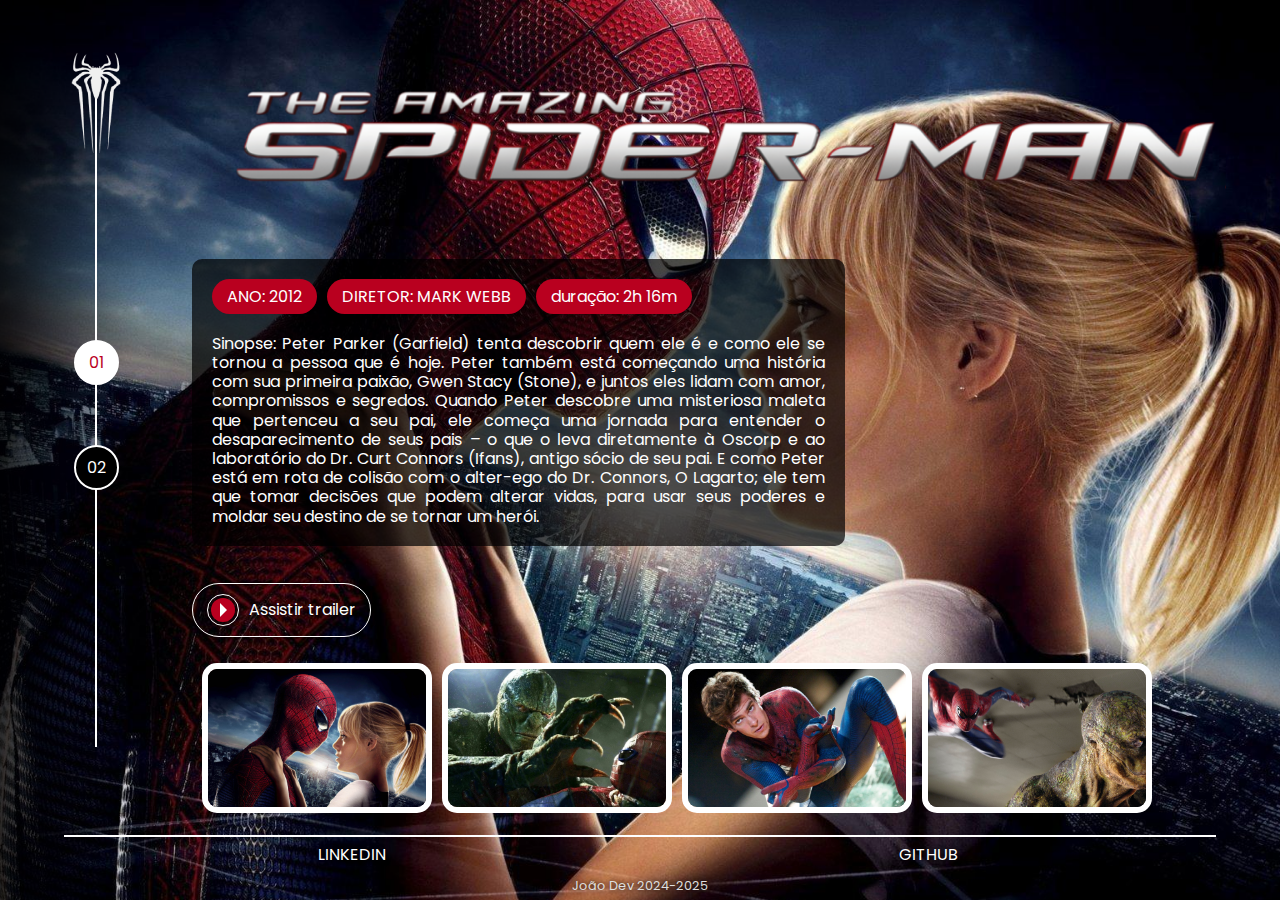
<file: pages/andrew-garfield/spiderman2-1.html>
<!DOCTYPE html>
<html lang="pt-br">
<head>
    <!-- settings -->
    <meta charset="UTF-8">
    <meta name="viewport" content="width=device-width, initial-scale=1.0">
    <title>Spider-Man | Andrew Garfield</title>
    <link rel="shortcut icon" href="../../src/assets/favicon/spider.ico" type="image/x-icon">

    <!-- SEO -->
    <meta name="author" content="João Dev">
    <meta name="description" content="Site interativo do Multiverso Spider-Man desenvolvido com HTML, CSS e JavaScript. Explore carrosséis animados, informações sobre cada filme e uma galeria de imagens com Fancybox.">
    <meta name="keywords" content="Spider-Man, multiverso, Tobey Maguire, Andrew Garfield, Tom Holland, Miles Morales, carrossel animado, galeria de imagens, HTML, CSS, JavaScript, Fancybox, site responsivo, animações em CSS">
    <meta name="robots" content="index, follow">

    <!-- protocolo Open Graph -->
    <meta property="og:title" content="Multiverso Spider-Man | Projeto Interativo em HTML, CSS e JavaScript">
    <meta property="og:description" content="Descubra o Multiverso Spider-Man com carrosséis animados, páginas de filmes detalhadas e galeria de imagens em um site totalmente responsivo.">
    <meta property="og:type" content="website">
    <meta property="og:image" content="../../assets/tela.jpg">
    
    <!-- fonts -->
    <link rel="preconnect" href="https://fonts.googleapis.com">
    <link rel="preconnect" href="https://fonts.gstatic.com" crossorigin>
    <link href="https://fonts.googleapis.com/css2?family=Poppins:ital,wght@0,100;0,200;0,300;0,400;0,500;0,600;0,700;0,800;0,900;1,100;1,200;1,300;1,400;1,500;1,600;1,700;1,800;1,900&display=swap" rel="stylesheet">

    <!-- Framework Fancybox -->
    <link rel="stylesheet" href="https://cdn.jsdelivr.net/npm/@fancyapps/ui@4.0/dist/fancybox.css">

    <!-- styles -->
    <link rel="stylesheet" href="../../src/styles/internal.css">
</head>
<body class="s-spiderman-02-01">
    <main>
        <aside class="s-left-column">
            <nav class="navigator">
                <a class="navigator__icon" href="../../index.html">
                    <img src="../../src/assets/icons/spider-andrew.png" alt="Icone do spider-man 2">
                </a>
    
                <ul>
                    <li><a href="#" class="active">01</a></li>
                    <li><a href="spiderman2-2.html">02</a></li>
                </ul>
            </nav>
        </aside>
        
        <section class="s-main-content">
            <div class="s-main-content__top">
                <div class="s-logo">
                    <img src="../../src/assets/spiderman-andrew/movie-01/logo.png" alt="Spiderman (2012)" title="Spiderman (2012)">
                </div>

                <div class="s-description">
                    <ul class="pills">
                        <li>Ano: 2012</li>
                        <li>Diretor: Mark Webb</li>
                        <li>Duração: 2h 16m</li>
                    </ul>

                    <div class="s-description__text">
                        <p>
                            <strong>Sinopse:</strong>&nbsp;Peter Parker (Garfield) tenta descobrir quem ele é e como ele se
                            tornou a pessoa que é hoje. Peter também está começando uma história com sua primeira paixão,
                            Gwen Stacy (Stone), e juntos eles lidam com amor, compromissos e segredos. Quando Peter descobre
                            uma misteriosa maleta que pertenceu a seu pai, ele começa uma jornada para entender o desaparecimento
                            de seus pais – o que o leva diretamente à Oscorp e ao laboratório do Dr. Curt Connors (Ifans),
                            antigo sócio de seu pai. E como Peter está em rota de colisão com o alter-ego do Dr. Connors,
                            O Lagarto; ele tem que tomar decisões que podem alterar vidas, para usar seus poderes e moldar
                            seu destino de se tornar um herói.
                        </p>
                    </div>
                </div>

                <div class="s-link">
                    <a href="https://www.youtube.com/watch?v=6nzNdpJ3qMo&ab_channel=SonyPicturesBrasil" class="link-button" target="_blank">
                        <span class="icon">
                            <div class="play-icon">&nbsp;</div>
                        </span>
                        <span class="label">
                            Assistir trailer
                        </span>
                    </a>
                </div>
            </div>

            <div class="s-main-content__bottom">
                <ul class="gallery">
                    <li>
                        <a data-fancybox="gallery" href="../../src/assets/spiderman-andrew/movie-01/gallery/image-01-full.png">
                            <img src="../../src/assets/spiderman-andrew/movie-01/gallery/image-01.png" alt="">
                        </a>
                    </li>
                    <li>
                        <a data-fancybox="gallery" href="../../src/assets/spiderman-andrew/movie-01/gallery/image-02-full.png">
                            <img src="../../src/assets/spiderman-andrew/movie-01/gallery/image-02.png" alt="">
                        </a>
                    </li>
                    <li>
                        <a data-fancybox="gallery" href="../../src/assets/spiderman-andrew/movie-01/gallery/image-03-full.png">
                            <img src="../../src/assets/spiderman-andrew/movie-01/gallery/image-03.png" alt="">
                        </a>
                    </li>
                    <li>
                        <a data-fancybox="gallery" href="../../src/assets/spiderman-andrew/movie-01/gallery/image-04.jpg">
                            <img src="../../src/assets/spiderman-andrew/movie-01/gallery/image-04.jpg" alt="">
                        </a>
                    </li>
                </ul>
            </div>
        </section>
    </main>

    <footer>
        <hr>
        <a href="https://www.linkedin.com/in/joaosouza-dev/" target="_blank">linkedin</a>
        <a href="https://github.com/Dev-JoaoSouza/" target="_blank">github</a>
        <p>João Dev 2024-2025</p>
    </footer>

    <script src="https://cdn.jsdelivr.net/npm/@fancyapps/ui@4.0/dist/fancybox.umd.js" defer></script>
</body>
</html>
</file>
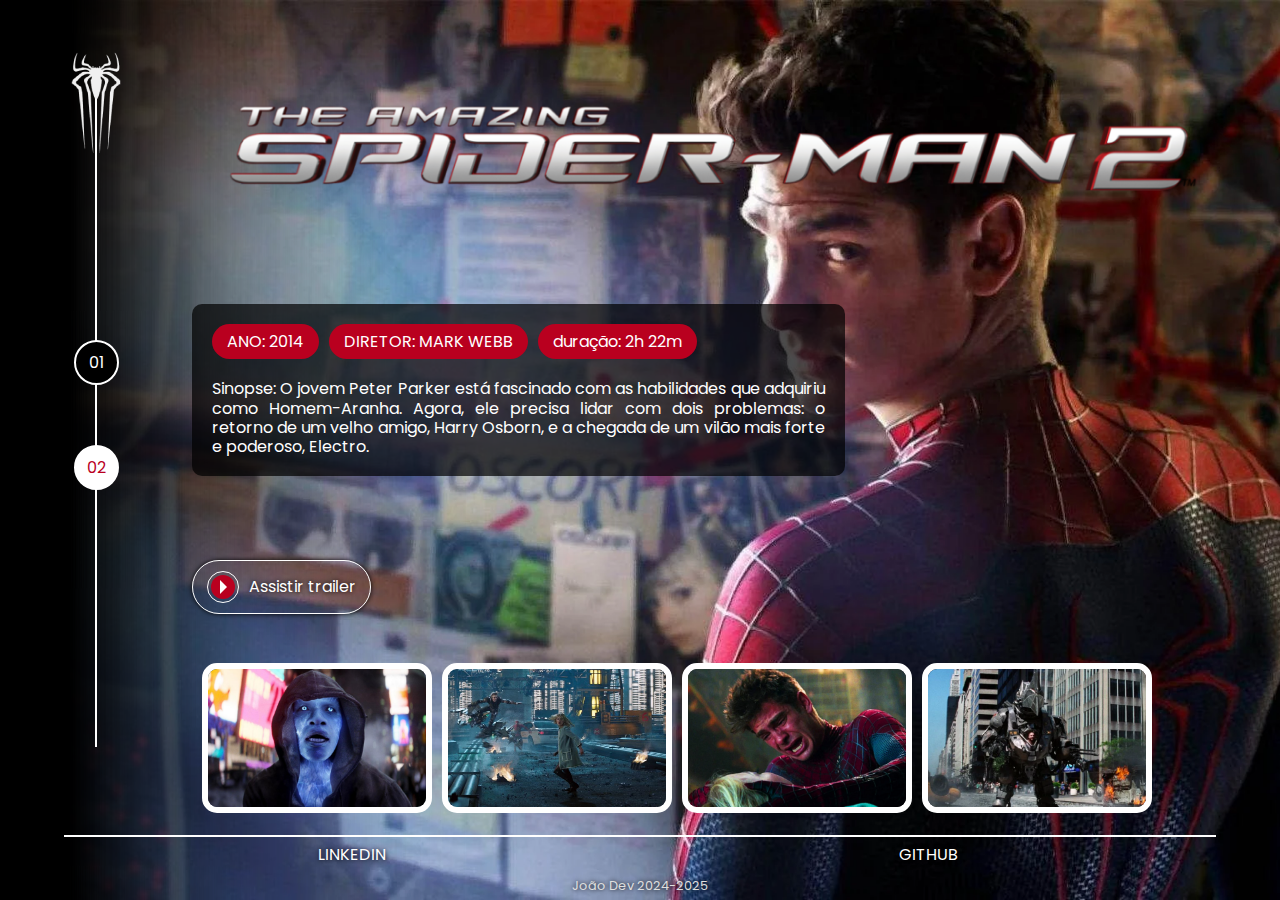
<file: pages/andrew-garfield/spiderman2-2.html>
<!DOCTYPE html>
<html lang="pt-br">
<head>
    <!-- settings -->
    <meta charset="UTF-8">
    <meta name="viewport" content="width=device-width, initial-scale=1.0">
    <title>Spider-Man | Tobey Maguire</title>
    <link rel="shortcut icon" href="../../src/assets/favicon/spider.ico" type="image/x-icon">

    <!-- SEO -->
    <meta name="author" content="João Dev">
    <meta name="description" content="Site interativo do Multiverso Spider-Man desenvolvido com HTML, CSS e JavaScript. Explore carrosséis animados, informações sobre cada filme e uma galeria de imagens com Fancybox.">
    <meta name="keywords" content="Spider-Man, multiverso, Tobey Maguire, Andrew Garfield, Tom Holland, Miles Morales, carrossel animado, galeria de imagens, HTML, CSS, JavaScript, Fancybox, site responsivo, animações em CSS">
    <meta name="robots" content="index, follow">

    <!-- protocolo Open Graph -->
    <meta property="og:title" content="Multiverso Spider-Man | Projeto Interativo em HTML, CSS e JavaScript">
    <meta property="og:description" content="Descubra o Multiverso Spider-Man com carrosséis animados, páginas de filmes detalhadas e galeria de imagens em um site totalmente responsivo.">
    <meta property="og:type" content="website">
    <meta property="og:image" content="../../assets/tela.jpg">
    
    <!-- fonts -->
    <link rel="preconnect" href="https://fonts.googleapis.com">
    <link rel="preconnect" href="https://fonts.gstatic.com" crossorigin>
    <link href="https://fonts.googleapis.com/css2?family=Poppins:ital,wght@0,100;0,200;0,300;0,400;0,500;0,600;0,700;0,800;0,900;1,100;1,200;1,300;1,400;1,500;1,600;1,700;1,800;1,900&display=swap" rel="stylesheet">

    <!-- Framework Fancybox -->
    <link rel="stylesheet" href="https://cdn.jsdelivr.net/npm/@fancyapps/ui@4.0/dist/fancybox.css">

    <!-- styles -->
    <link rel="stylesheet" href="../../src/styles/internal.css">
</head>
<body class="s-spiderman-02-02">
    <main>
        <aside class="s-left-column">
            <nav class="navigator">
                <a class="navigator__icon" href="../../index.html">
                    <img src="../../src/assets/icons/spider-andrew.png" alt="Icone do spider-man 2">
                </a>
    
                <ul>
                    <li><a href="spiderman2-1.html">01</a></li>
                    <li><a href="#" class="active">02</a></li>
                </ul>
            </nav>
        </aside>
        
        <section class="s-main-content">
            <div class="s-main-content__top">
                <div class="s-logo">
                    <img src="../../src/assets/spiderman-andrew/movie-02/logo.png" alt="Spiderman (2014)" title="Spiderman (2014)">
                </div>

                <div class="s-description">
                    <ul class="pills">
                        <li>Ano: 2014</li>
                        <li>Diretor: Mark Webb</li>
                        <li>Duração: 2h 22m</li>
                    </ul>

                    <div class="s-description__text">
                        <p>
                            <strong>Sinopse:</strong>&nbsp;O jovem Peter Parker está fascinado com as habilidades que 
                            adquiriu como Homem-Aranha. Agora, ele precisa lidar com dois problemas: o retorno de um
                            velho amigo, Harry Osborn, e a chegada de um vilão mais forte e poderoso, Electro.
                        </p>
                    </div>
                </div>

                <div class="s-link">
                    <a href="https://www.youtube.com/watch?v=PfUDLzyC1cM&ab_channel=SonyPicturesBrasil" class="link-button" target="_blank">
                        <span class="icon">
                            <div class="play-icon">&nbsp;</div>
                        </span>
                        <span class="label">
                            Assistir trailer
                        </span>
                    </a>
                </div>
            </div>

            <div class="s-main-content__bottom">
                <ul class="gallery">
                    <li>
                        <a data-fancybox="gallery" href="../../src/assets/spiderman-andrew/movie-02/gallery/image-01-full.png">
                            <img src="../../src/assets/spiderman-andrew/movie-02/gallery/image-01.png" alt="">
                        </a>
                    </li>
                    <li>
                        <a data-fancybox="gallery" href="../../src/assets/spiderman-andrew/movie-02/gallery/image-02.jpg">
                            <img src="../../src/assets/spiderman-andrew/movie-02/gallery/image-02.jpg" alt="">
                        </a>
                    </li>
                    <li>
                        <a data-fancybox="gallery" href="../../src/assets/spiderman-andrew/movie-02/gallery/image-03-full.png">
                            <img src="../../src/assets/spiderman-andrew/movie-02/gallery/image-03.png" alt="">
                        </a>
                    </li>
                    <li>
                        <a data-fancybox="gallery" href="../../src/assets/spiderman-andrew/movie-02/gallery/image-04-full.png">
                            <img src="../../src/assets/spiderman-andrew/movie-02/gallery/image-04.png" alt="">
                        </a>
                    </li>
                </ul>
            </div>
        </section>
    </main>

    <footer>
        <hr>
        <a href="https://www.linkedin.com/in/joaosouza-dev/" target="_blank">linkedin</a>
        <a href="https://github.com/Dev-JoaoSouza/" target="_blank">github</a>
        <p>João Dev 2024-2025</p>
    </footer>

    <script src="https://cdn.jsdelivr.net/npm/@fancyapps/ui@4.0/dist/fancybox.umd.js" defer></script>
</body>
</html>
</file>
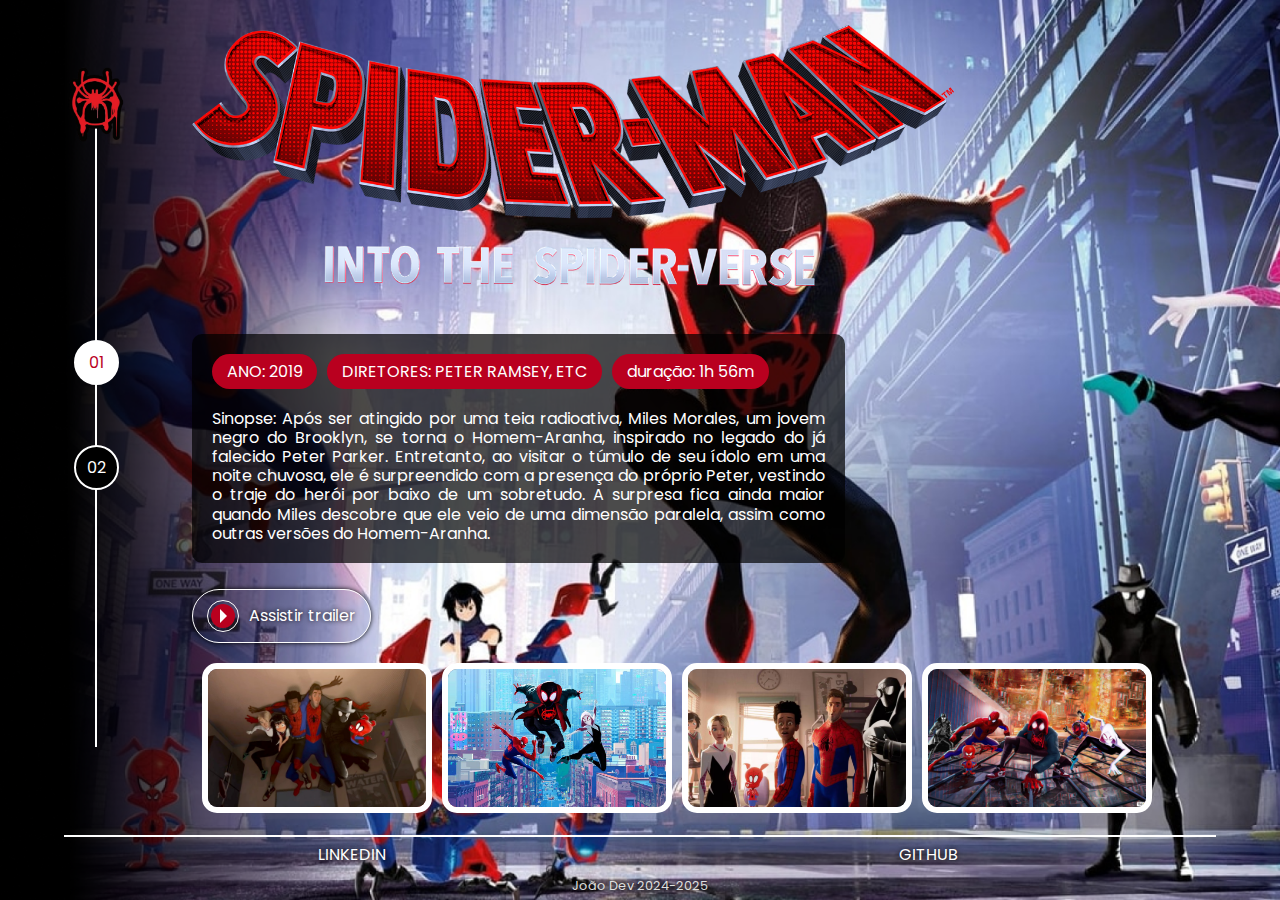
<file: pages/miles-morales/spiderman4-1.html>
<!DOCTYPE html>
<html lang="pt-br">
<head>
    <!-- settings -->
    <meta charset="UTF-8">
    <meta name="viewport" content="width=device-width, initial-scale=1.0">
    <title>Spider-Man | Miles Morales</title>
    <link rel="shortcut icon" href="../../src/assets/favicon/spider.ico" type="image/x-icon">

    <!-- SEO -->
    <meta name="author" content="João Dev">
    <meta name="description" content="Site interativo do Multiverso Spider-Man desenvolvido com HTML, CSS e JavaScript. Explore carrosséis animados, informações sobre cada filme e uma galeria de imagens com Fancybox.">
    <meta name="keywords" content="Spider-Man, multiverso, Tobey Maguire, Andrew Garfield, Tom Holland, Miles Morales, carrossel animado, galeria de imagens, HTML, CSS, JavaScript, Fancybox, site responsivo, animações em CSS">
    <meta name="robots" content="index, follow">

    <!-- protocolo Open Graph -->
    <meta property="og:title" content="Multiverso Spider-Man | Projeto Interativo em HTML, CSS e JavaScript">
    <meta property="og:description" content="Descubra o Multiverso Spider-Man com carrosséis animados, páginas de filmes detalhadas e galeria de imagens em um site totalmente responsivo.">
    <meta property="og:type" content="website">
    <meta property="og:image" content="../../assets/tela.jpg">
    
    <!-- fonts -->
    <link rel="preconnect" href="https://fonts.googleapis.com">
    <link rel="preconnect" href="https://fonts.gstatic.com" crossorigin>
    <link href="https://fonts.googleapis.com/css2?family=Poppins:ital,wght@0,100;0,200;0,300;0,400;0,500;0,600;0,700;0,800;0,900;1,100;1,200;1,300;1,400;1,500;1,600;1,700;1,800;1,900&display=swap" rel="stylesheet">

    <!-- Framework Fancybox -->
    <link rel="stylesheet" href="https://cdn.jsdelivr.net/npm/@fancyapps/ui@4.0/dist/fancybox.css">

    <!-- styles -->
    <link rel="stylesheet" href="../../src/styles/internal.css">
</head>
<body class="s-spiderman-04-01">
    <main>
        <aside class="s-left-column">
            <nav class="navigator">
                <a class="navigator__icon" href="../../index.html">
                    <img src="../../src/assets/icons/spider-miles.png" alt="Icone do spider-man 4" width="60px">
                </a>
    
                <ul>
                    <li><a href="#" class="active">01</a></li>
                    <li><a href="spiderman4-2.html">02</a></li>
                </ul>
            </nav>
        </aside>
        
        <section class="s-main-content">
            <div class="s-main-content__top">
                <div class="s-logo">
                    <img src="../../src/assets/spiderman-miles/movie-01/logo.png" alt="Spiderman (2019)" title="Spiderman (2019)" style="width: 70%;">
                </div>

                <div class="s-description">
                    <ul class="pills">
                        <li>Ano: 2019</li>
                        <li>Diretores: Peter Ramsey, etc</li>
                        <li>Duração: 1h 56m</li>
                    </ul>

                    <div class="s-description__text">
                        <p>
                            <strong>Sinopse:</strong>&nbsp;Após ser atingido por uma teia radioativa, Miles Morales, um
                            jovem negro do Brooklyn, se torna o Homem-Aranha, inspirado no legado do já falecido Peter
                            Parker. Entretanto, ao visitar o túmulo de seu ídolo em uma noite chuvosa, ele é surpreendido
                            com a presença do próprio Peter, vestindo o traje do herói por baixo de um sobretudo. A surpresa
                            fica ainda maior quando Miles descobre que ele veio de uma dimensão paralela, assim como outras
                            versões do Homem-Aranha.
                        </p>
                    </div>
                </div>

                <div class="s-link">
                    <a href="https://www.youtube.com/watch?v=IrQ3iLUKr0I&ab_channel=SonyPicturesBrasil" class="link-button" target="_blank">
                        <span class="icon">
                            <div class="play-icon">&nbsp;</div>
                        </span>
                        <span class="label">
                            Assistir trailer
                        </span>
                    </a>
                </div>
            </div>

            <div class="s-main-content__bottom">
                <ul class="gallery">
                    <li>
                        <a data-fancybox="gallery" href="../../src/assets/spiderman-miles/movie-01/gallery/image-01.jpg">
                            <img src="../../src/assets/spiderman-miles/movie-01/gallery/image-01.jpg" alt="">
                        </a>
                    </li>
                    <li>
                        <a data-fancybox="gallery" href="../../src/assets/spiderman-miles/movie-01/gallery/image-02.png">
                            <img src="../../src/assets/spiderman-miles/movie-01/gallery/image-02.png" alt="">
                        </a>
                    </li>
                    <li>
                        <a data-fancybox="gallery" href="../../src/assets/spiderman-miles/movie-01/gallery/image-03.avif">
                            <img src="../../src/assets/spiderman-miles/movie-01/gallery/image-03.avif" alt="">
                        </a>
                    </li>
                    <li>
                        <a data-fancybox="gallery" href="../../src/assets/spiderman-miles/movie-01/gallery/image-04.jpg">
                            <img src="../../src/assets/spiderman-miles/movie-01/gallery/image-04.jpg" alt="">
                        </a>
                    </li>
                </ul>
            </div>
        </section>
    </main>

    <footer>
        <hr>
        <a href="https://www.linkedin.com/in/joaosouza-dev/" target="_blank">linkedin</a>
        <a href="https://github.com/Dev-JoaoSouza/" target="_blank">github</a>
        <p>João Dev 2024-2025</p>
    </footer>

    <script src="https://cdn.jsdelivr.net/npm/@fancyapps/ui@4.0/dist/fancybox.umd.js" defer></script>
</body>
</html>
</file>
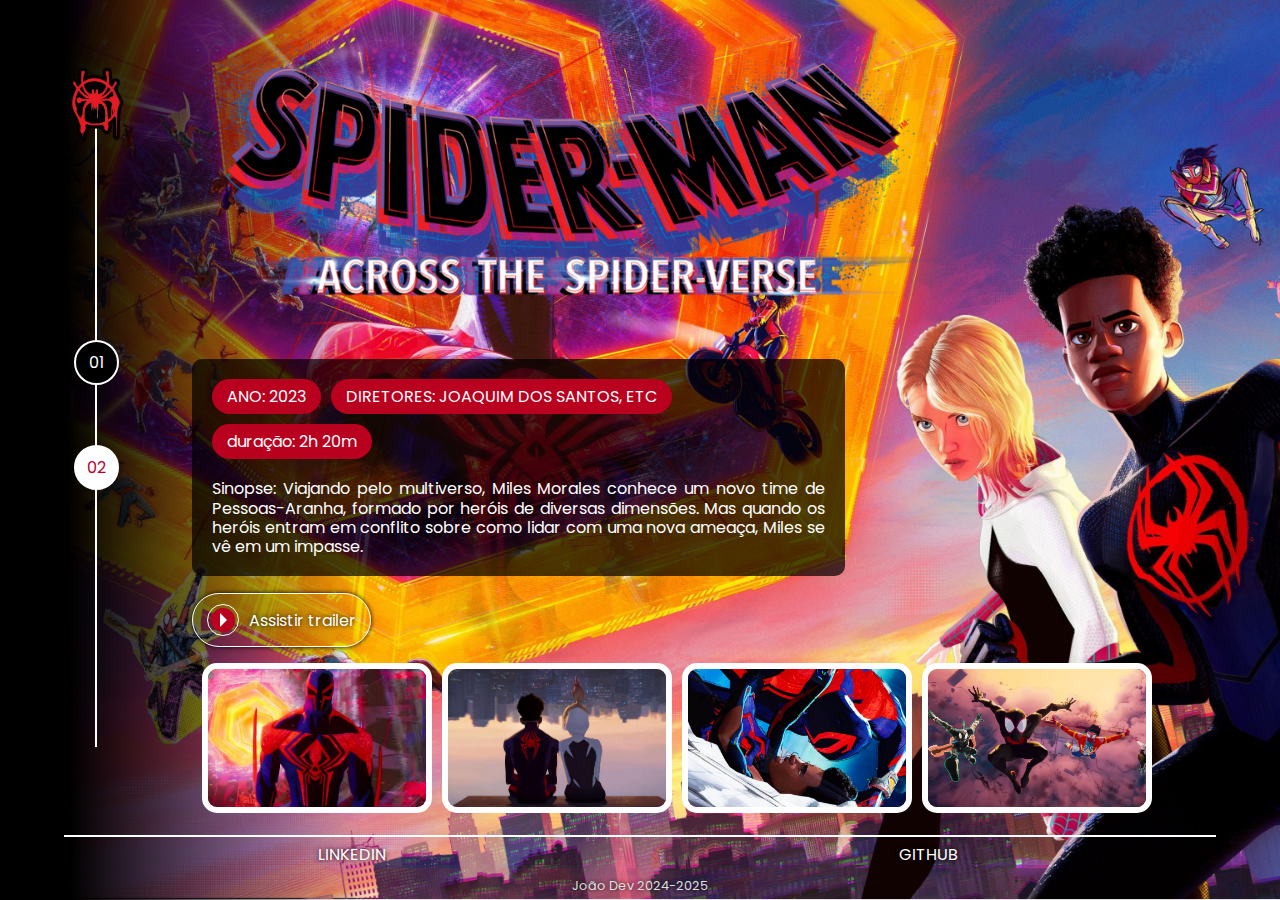
<file: pages/miles-morales/spiderman4-2.html>
<!DOCTYPE html>
<html lang="pt-br">
<head>
    <!-- settings -->
    <meta charset="UTF-8">
    <meta name="viewport" content="width=device-width, initial-scale=1.0">
    <title>Spider-Man | Miles Morales</title>
    <link rel="shortcut icon" href="../../src/assets/favicon/spider.ico" type="image/x-icon">

    <!-- SEO -->
    <meta name="author" content="João Dev">
    <meta name="description" content="Site interativo do Multiverso Spider-Man desenvolvido com HTML, CSS e JavaScript. Explore carrosséis animados, informações sobre cada filme e uma galeria de imagens com Fancybox.">
    <meta name="keywords" content="Spider-Man, multiverso, Tobey Maguire, Andrew Garfield, Tom Holland, Miles Morales, carrossel animado, galeria de imagens, HTML, CSS, JavaScript, Fancybox, site responsivo, animações em CSS">
    <meta name="robots" content="index, follow">

    <!-- protocolo Open Graph -->
    <meta property="og:title" content="Multiverso Spider-Man | Projeto Interativo em HTML, CSS e JavaScript">
    <meta property="og:description" content="Descubra o Multiverso Spider-Man com carrosséis animados, páginas de filmes detalhadas e galeria de imagens em um site totalmente responsivo.">
    <meta property="og:type" content="website">
    <meta property="og:image" content="../../assets/tela.jpg">
    
    <!-- fonts -->
    <link rel="preconnect" href="https://fonts.googleapis.com">
    <link rel="preconnect" href="https://fonts.gstatic.com" crossorigin>
    <link href="https://fonts.googleapis.com/css2?family=Poppins:ital,wght@0,100;0,200;0,300;0,400;0,500;0,600;0,700;0,800;0,900;1,100;1,200;1,300;1,400;1,500;1,600;1,700;1,800;1,900&display=swap" rel="stylesheet">

    <!-- Framework Fancybox -->
    <link rel="stylesheet" href="https://cdn.jsdelivr.net/npm/@fancyapps/ui@4.0/dist/fancybox.css">

    <!-- styles -->
    <link rel="stylesheet" href="../../src/styles/internal.css">
</head>
<body class="s-spiderman-04-02">
    <main>
        <aside class="s-left-column">
            <nav class="navigator">
                <a class="navigator__icon" href="../../index.html">
                    <img src="../../src/assets/icons/spider-miles.png" alt="Icone do spider-man 4" width="60px">
                </a>
    
                <ul>
                    <li><a href="spiderman4-1.html">01</a></li>
                    <li><a href="#" class="active">02</a></li>
                </ul>
            </nav>
        </aside>
        
        <section class="s-main-content">
            <div class="s-main-content__top">
                <div class="s-logo">
                    <img src="../../src/assets/spiderman-miles/movie-02/logo.png" alt="Spiderman (2023)" title="Spiderman (2023)" style="width: 70%;">
                </div>

                <div class="s-description">
                    <ul class="pills">
                        <li>Ano: 2023</li>
                        <li>Diretores: Joaquim Dos Santos, etc</li>
                        <li>Duração: 2h 20m</li>
                    </ul>

                    <div class="s-description__text">
                        <p>
                            <strong>Sinopse:</strong>&nbsp;Viajando pelo multiverso, Miles Morales conhece um novo time
                            de Pessoas-Aranha, formado por heróis de diversas dimensões. Mas quando os heróis entram em
                            conflito sobre como lidar com uma nova ameaça, Miles se vê em um impasse.
                        </p>
                    </div>
                </div>

                <div class="s-link">
                    <a href="https://www.youtube.com/watch?v=TYMNOjBUPMM" class="link-button" target="_blank">
                        <span class="icon">
                            <div class="play-icon">&nbsp;</div>
                        </span>
                        <span class="label">
                            Assistir trailer
                        </span>
                    </a>
                </div>
            </div>

            <div class="s-main-content__bottom">
                <ul class="gallery">
                    <li>
                        <a data-fancybox="gallery" href="../../src/assets/spiderman-miles/movie-02/gallery/image-01.webp">
                            <img src="../../src/assets/spiderman-miles/movie-02/gallery/image-01.webp" alt="">
                        </a>
                    </li>
                    <li>
                        <a data-fancybox="gallery" href="../../src/assets/spiderman-miles/movie-02/gallery/image-02.jpg">
                            <img src="../../src/assets/spiderman-miles/movie-02/gallery/image-02.jpg" alt="">
                        </a>
                    </li>
                    <li>
                        <a data-fancybox="gallery" href="../../src/assets/spiderman-miles/movie-02/gallery/image-03.jpg">
                            <img src="../../src/assets/spiderman-miles/movie-02/gallery/image-03.jpg" alt="">
                        </a>
                    </li>
                    <li>
                        <a data-fancybox="gallery" href="../../src/assets/spiderman-miles/movie-02/gallery/image-04.jpg">
                            <img src="../../src/assets/spiderman-miles/movie-02/gallery/image-04.jpg" alt="">
                        </a>
                    </li>
                </ul>
            </div>
        </section>
    </main>

    <footer>
        <hr>
        <a href="https://www.linkedin.com/in/joaosouza-dev/" target="_blank">linkedin</a>
        <a href="https://github.com/Dev-JoaoSouza/" target="_blank">github</a>
        <p>João Dev 2024-2025</p>
    </footer>

    <script src="https://cdn.jsdelivr.net/npm/@fancyapps/ui@4.0/dist/fancybox.umd.js" defer></script>
</body>
</html>
</file>
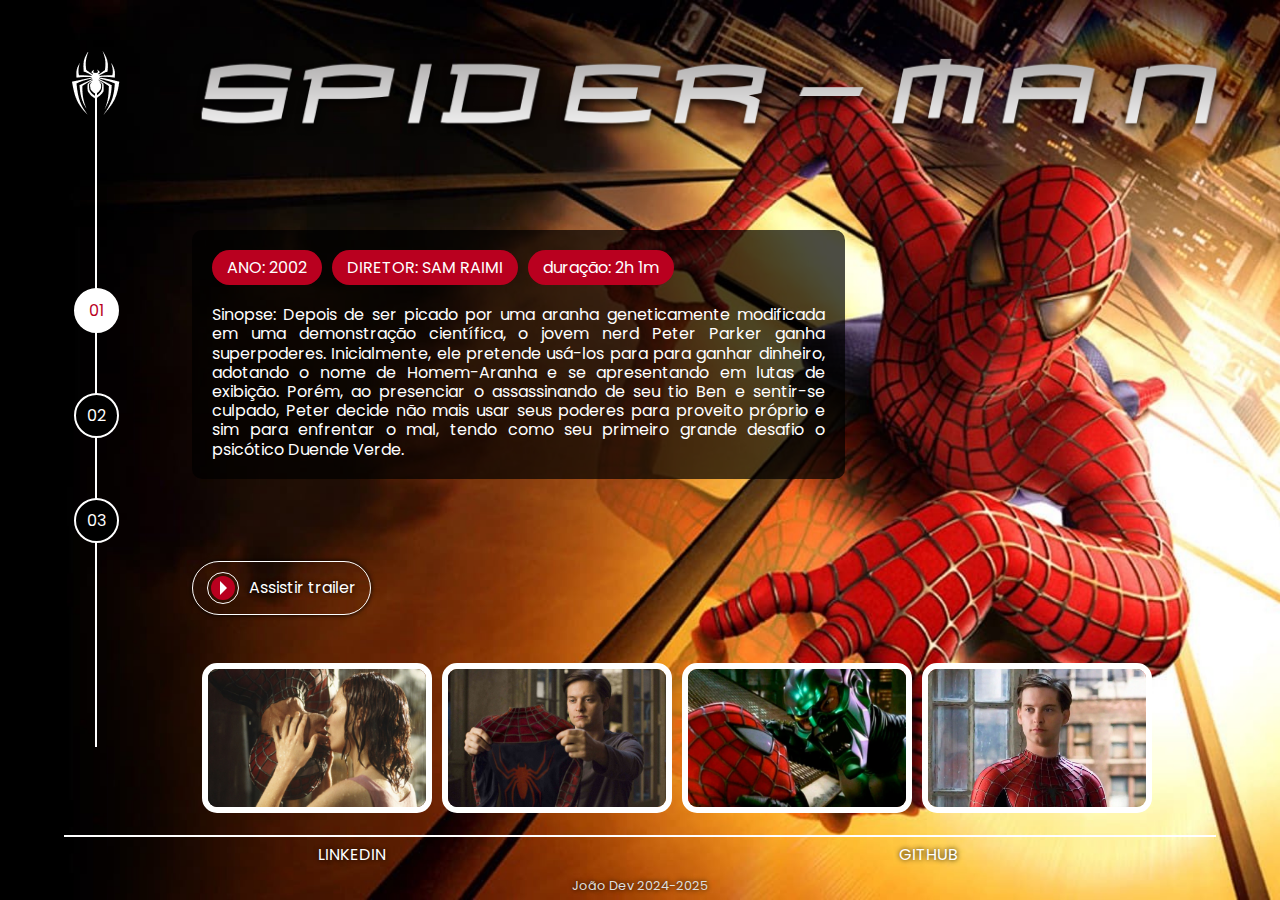
<file: pages/tobey-maguire/spiderman1-1.html>
<!DOCTYPE html>
<html lang="pt-br">
<head>
    <!-- settings -->
    <meta charset="UTF-8">
    <meta name="viewport" content="width=device-width, initial-scale=1.0">
    <title>Spider-Man | Tobey Maguire</title>
    <link rel="shortcut icon" href="../../src/assets/favicon/spider.ico" type="image/x-icon">

    <!-- SEO -->
    <meta name="author" content="João Dev">
    <meta name="description" content="Site interativo do Multiverso Spider-Man desenvolvido com HTML, CSS e JavaScript. Explore carrosséis animados, informações sobre cada filme e uma galeria de imagens com Fancybox.">
    <meta name="keywords" content="Spider-Man, multiverso, Tobey Maguire, Andrew Garfield, Tom Holland, Miles Morales, carrossel animado, galeria de imagens, HTML, CSS, JavaScript, Fancybox, site responsivo, animações em CSS">
    <meta name="robots" content="index, follow">

    <!-- protocolo Open Graph -->
    <meta property="og:title" content="Multiverso Spider-Man | Projeto Interativo em HTML, CSS e JavaScript">
    <meta property="og:description" content="Descubra o Multiverso Spider-Man com carrosséis animados, páginas de filmes detalhadas e galeria de imagens em um site totalmente responsivo.">
    <meta property="og:type" content="website">
    <meta property="og:image" content="../../assets/tela.jpg">
    
    <!-- fonts -->
    <link rel="preconnect" href="https://fonts.googleapis.com">
    <link rel="preconnect" href="https://fonts.gstatic.com" crossorigin>
    <link href="https://fonts.googleapis.com/css2?family=Poppins:ital,wght@0,100;0,200;0,300;0,400;0,500;0,600;0,700;0,800;0,900;1,100;1,200;1,300;1,400;1,500;1,600;1,700;1,800;1,900&display=swap" rel="stylesheet">

    <!-- Framework Fancybox -->
    <link rel="stylesheet" href="https://cdn.jsdelivr.net/npm/@fancyapps/ui@4.0/dist/fancybox.css">

    <!-- styles -->
    <link rel="stylesheet" href="../../src/styles/internal.css">
</head>
<body class="s-spiderman-01-01">
    <main>
        <aside class="s-left-column">
            <nav class="navigator">
                <a class="navigator__icon" href="../../index.html">
                    <img src="../../src/assets/icons/spider-tobey.png" alt="Icone do spider-man 1">
                </a>
    
                <ul>
                    <li><a href="#" class="active">01</a></li>
                    <li><a href="spiderman1-2.html">02</a></li>
                    <li><a href="spiderman1-3.html">03</a></li>
                </ul>
            </nav>
        </aside>
        
        <section class="s-main-content">
            <div class="s-main-content__top">
                <div class="s-logo">
                    <img src="../../src/assets/spiderman-tobey/movie-01/logo.png" alt="Spiderman (2002)" title="Spiderman (2002)">
                </div>

                <div class="s-description">
                    <ul class="pills">
                        <li>Ano: 2002</li>
                        <li>Diretor: Sam Raimi</li>
                        <li>Duração: 2h 1m</li>
                    </ul>

                    <div class="s-description__text">
                        <p>
                            <strong>Sinopse:</strong>&nbsp;Depois de ser picado por uma aranha geneticamente modificada em uma 
                            demonstração científica, o jovem nerd Peter Parker ganha superpoderes. Inicialmente, ele pretende
                            usá-los para para ganhar dinheiro, adotando o nome de Homem-Aranha e se apresentando em lutas de
                            exibição. Porém, ao presenciar o assassinando de seu tio Ben e sentir-se culpado, Peter decide
                            não mais usar seus poderes para proveito próprio e sim para enfrentar o mal, tendo como seu
                            primeiro grande desafio o psicótico Duende Verde.
                        </p>
                    </div>
                </div>

                <div class="s-link">
                    <a href="https://www.youtube.com/watch?v=TYMNOjBUPMM" class="link-button" target="_blank">
                        <span class="icon">
                            <div class="play-icon">&nbsp;</div>
                        </span>
                        <span class="label">
                            Assistir trailer
                        </span>
                    </a>
                </div>
            </div>

            <div class="s-main-content__bottom">
                <ul class="gallery">
                    <li>
                        <a data-fancybox="gallery" href="../../src/assets/spiderman-tobey/movie-01/gallery/image-01-full.jpg">
                            <img src="../../src/assets/spiderman-tobey/movie-01/gallery/image-01.png" alt="">
                        </a>
                    </li>
                    <li>
                        <a data-fancybox="gallery" href="../../src/assets/spiderman-tobey/movie-01/gallery/image-02-full.jpg">
                            <img src="../../src/assets/spiderman-tobey/movie-01/gallery/image-02.png" alt="">
                        </a>
                    </li>
                    <li>
                        <a data-fancybox="gallery" href="../../src/assets/spiderman-tobey/movie-01/gallery/image-03-full.jpg">
                            <img src="../../src/assets/spiderman-tobey/movie-01/gallery/image-03.png" alt="">
                        </a>
                    </li>
                    <li>
                        <a data-fancybox="gallery" href="../../src/assets/spiderman-tobey/movie-01/gallery/image-04-full.webp">
                            <img src="../../src/assets/spiderman-tobey/movie-01/gallery/image-04-full.webp" alt="">
                        </a>
                    </li>
                </ul>
            </div>
        </section>
    </main>

    <footer>
        <hr>
        <a href="https://www.linkedin.com/in/joaosouza-dev/" target="_blank">linkedin</a>
        <a href="https://github.com/Dev-JoaoSouza/" target="_blank">github</a>
        <p>João Dev 2024-2025</p>
    </footer>

    <script src="https://cdn.jsdelivr.net/npm/@fancyapps/ui@4.0/dist/fancybox.umd.js" defer></script>
</body>
</html>
</file>
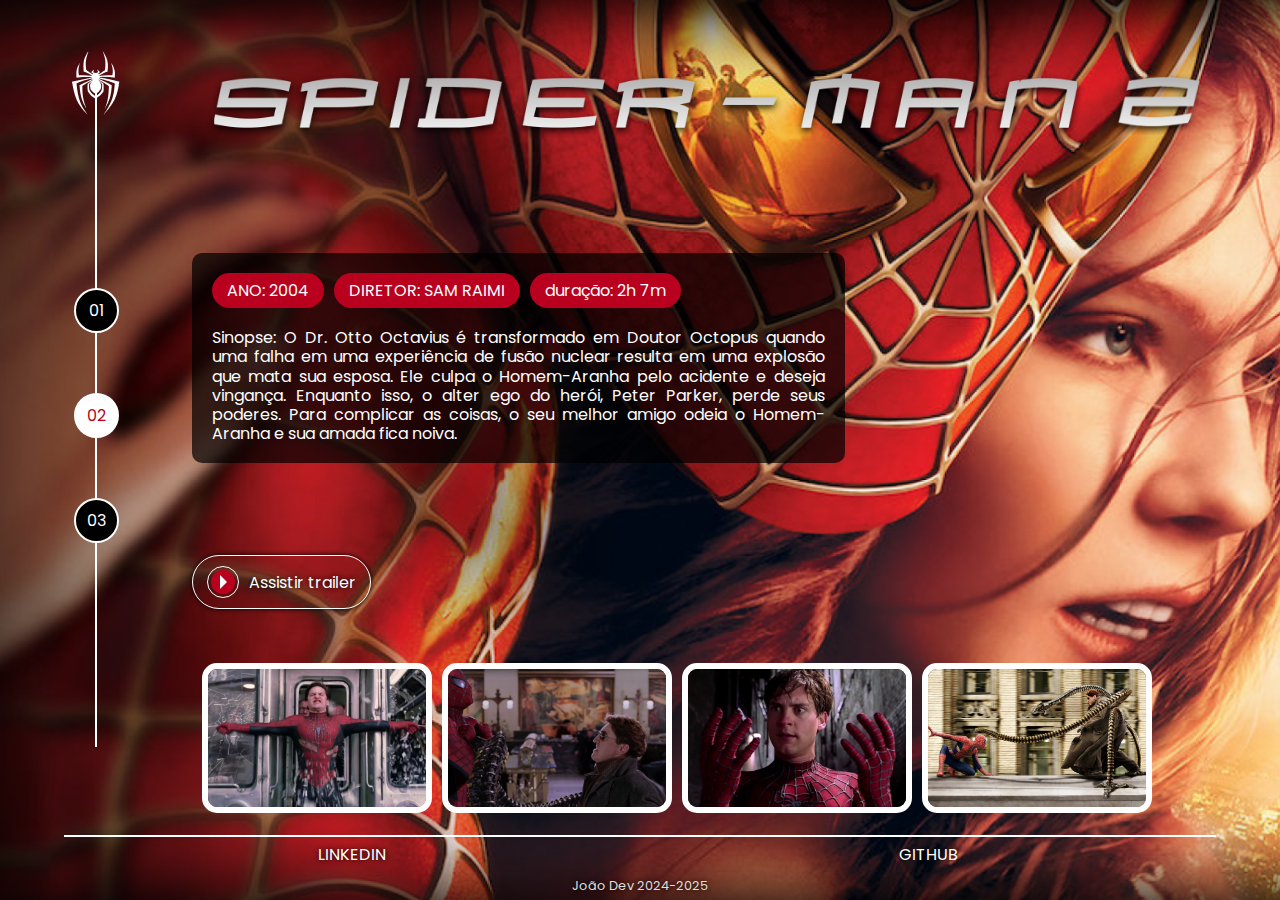
<file: pages/tobey-maguire/spiderman1-2.html>
<!DOCTYPE html>
<html lang="pt-br">
<head>
    <!-- settings -->
    <meta charset="UTF-8">
    <meta name="viewport" content="width=device-width, initial-scale=1.0">
    <title>Spider-Man | Tobey Maguire</title>
    <link rel="shortcut icon" href="../../src/assets/favicon/spider.ico" type="image/x-icon">

    <!-- SEO -->
    <meta name="author" content="João Dev">
    <meta name="description" content="Site interativo do Multiverso Spider-Man desenvolvido com HTML, CSS e JavaScript. Explore carrosséis animados, informações sobre cada filme e uma galeria de imagens com Fancybox.">
    <meta name="keywords" content="Spider-Man, multiverso, Tobey Maguire, Andrew Garfield, Tom Holland, Miles Morales, carrossel animado, galeria de imagens, HTML, CSS, JavaScript, Fancybox, site responsivo, animações em CSS">
    <meta name="robots" content="index, follow">

    <!-- protocolo Open Graph -->
    <meta property="og:title" content="Multiverso Spider-Man | Projeto Interativo em HTML, CSS e JavaScript">
    <meta property="og:description" content="Descubra o Multiverso Spider-Man com carrosséis animados, páginas de filmes detalhadas e galeria de imagens em um site totalmente responsivo.">
    <meta property="og:type" content="website">
    <meta property="og:image" content="../../assets/tela.jpg">
    
    <!-- fonts -->
    <link rel="preconnect" href="https://fonts.googleapis.com">
    <link rel="preconnect" href="https://fonts.gstatic.com" crossorigin>
    <link href="https://fonts.googleapis.com/css2?family=Poppins:ital,wght@0,100;0,200;0,300;0,400;0,500;0,600;0,700;0,800;0,900;1,100;1,200;1,300;1,400;1,500;1,600;1,700;1,800;1,900&display=swap" rel="stylesheet">

    <!-- Framework Fancybox -->
    <link rel="stylesheet" href="https://cdn.jsdelivr.net/npm/@fancyapps/ui@4.0/dist/fancybox.css">

    <!-- styles -->
    <link rel="stylesheet" href="../../src/styles/internal.css">
</head>
<body class="s-spiderman-01-02">
    <main>
        <aside class="s-left-column">
            <nav class="navigator">
                <a class="navigator__icon" href="../../index.html">
                    <img src="../../src/assets/icons/spider-tobey.png" alt="Icone do spider-man 1">
                </a>
    
                <ul>
                    <li><a href="spiderman1-1.html">01</a></li>
                    <li><a href="#" class="active">02</a></li>
                    <li><a href="spiderman1-3.html">03</a></li>
                </ul>
            </nav>
        </aside>
        
        <section class="s-main-content">
            <div class="s-main-content__top">
                <div class="s-logo">
                    <img src="../../src/assets/spiderman-tobey/movie-02/logo.png" alt="Spiderman (2004)" title="Spiderman (2004)">
                </div>

                <div class="s-description">
                    <ul class="pills">
                        <li>Ano: 2004</li>
                        <li>Diretor: Sam Raimi</li>
                        <li>Duração: 2h 7m</li>
                    </ul>

                    <div class="s-description__text">
                        <p>
                            <strong>Sinopse:</strong>&nbsp;O Dr. Otto Octavius é transformado em Doutor Octopus quando
                            uma falha em uma experiência de fusão nuclear resulta em uma explosão que mata sua esposa.
                            Ele culpa o Homem-Aranha pelo acidente e deseja vingança. Enquanto isso, o alter ego do
                            herói, Peter Parker, perde seus poderes. Para complicar as coisas, o seu melhor amigo odeia
                            o Homem-Aranha e sua amada fica noiva.
                        </p>
                    </div>
                </div>

                <div class="s-link">
                    <a href="https://www.youtube.com/watch?v=3jBFwltrxJw&ab_channel=SonyPicsatHome" class="link-button" target="_blank">
                        <span class="icon">
                            <div class="play-icon">&nbsp;</div>
                        </span>
                        <span class="label">
                            Assistir trailer
                        </span>
                    </a>
                </div>
            </div>

            <div class="s-main-content__bottom">
                <ul class="gallery">
                    <li>
                        <a data-fancybox="gallery" href="../../src/assets/spiderman-tobey/movie-02/gallery/image-01-full.png">
                            <img src="../../src/assets/spiderman-tobey/movie-02/gallery/image-01.png" alt="">
                        </a>
                    </li>
                    <li>
                        <a data-fancybox="gallery" href="../../src/assets/spiderman-tobey/movie-02/gallery/image-02-full.png">
                            <img src="../../src/assets/spiderman-tobey/movie-02/gallery/image-02.png" alt="">
                        </a>
                    </li>
                    <li>
                        <a data-fancybox="gallery" href="../../src/assets/spiderman-tobey/movie-02/gallery/image-03-full.png">
                            <img src="../../src/assets/spiderman-tobey/movie-02/gallery/image-03.png" alt="">
                        </a>
                    </li>
                    <li>
                        <a data-fancybox="gallery" href="../../src/assets/spiderman-tobey/movie-02/gallery/image-04.jpg">
                            <img src="../../src/assets/spiderman-tobey/movie-02/gallery/image-04.jpg" alt="">
                        </a>
                    </li>
                </ul>
            </div>
        </section>
    </main>

    <footer>
        <hr>
        <a href="https://www.linkedin.com/in/joaosouza-dev/" target="_blank">linkedin</a>
        <a href="https://github.com/Dev-JoaoSouza/" target="_blank">github</a>
        <p>João Dev 2024-2025</p>
    </footer>

    <script src="https://cdn.jsdelivr.net/npm/@fancyapps/ui@4.0/dist/fancybox.umd.js" defer></script>
</body>
</html>
</file>
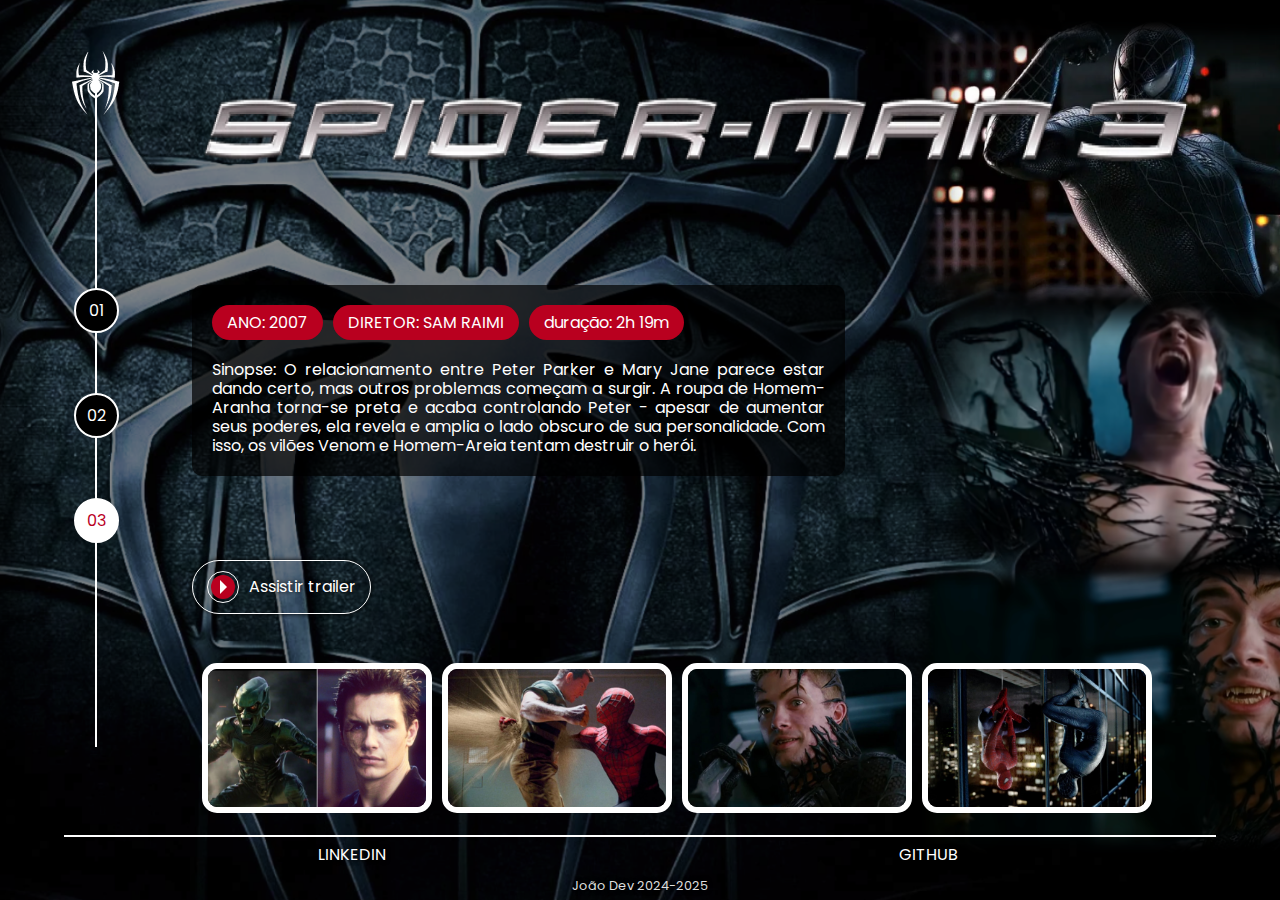
<file: pages/tobey-maguire/spiderman1-3.html>
<!DOCTYPE html>
<html lang="pt-br">
<head>
    <!-- settings -->
    <meta charset="UTF-8">
    <meta name="viewport" content="width=device-width, initial-scale=1.0">
    <title>Spider-Man | Tobey Maguire</title>
    <link rel="shortcut icon" href="../../src/assets/favicon/spider.ico" type="image/x-icon">

    <!-- SEO -->
    <meta name="author" content="João Dev">
    <meta name="description" content="Site interativo do Multiverso Spider-Man desenvolvido com HTML, CSS e JavaScript. Explore carrosséis animados, informações sobre cada filme e uma galeria de imagens com Fancybox.">
    <meta name="keywords" content="Spider-Man, multiverso, Tobey Maguire, Andrew Garfield, Tom Holland, Miles Morales, carrossel animado, galeria de imagens, HTML, CSS, JavaScript, Fancybox, site responsivo, animações em CSS">
    <meta name="robots" content="index, follow">

    <!-- protocolo Open Graph -->
    <meta property="og:title" content="Multiverso Spider-Man | Projeto Interativo em HTML, CSS e JavaScript">
    <meta property="og:description" content="Descubra o Multiverso Spider-Man com carrosséis animados, páginas de filmes detalhadas e galeria de imagens em um site totalmente responsivo.">
    <meta property="og:type" content="website">
    <meta property="og:image" content="../../assets/tela.jpg">
    
    <!-- fonts -->
    <link rel="preconnect" href="https://fonts.googleapis.com">
    <link rel="preconnect" href="https://fonts.gstatic.com" crossorigin>
    <link href="https://fonts.googleapis.com/css2?family=Poppins:ital,wght@0,100;0,200;0,300;0,400;0,500;0,600;0,700;0,800;0,900;1,100;1,200;1,300;1,400;1,500;1,600;1,700;1,800;1,900&display=swap" rel="stylesheet">

    <!-- Framework Fancybox -->
    <link rel="stylesheet" href="https://cdn.jsdelivr.net/npm/@fancyapps/ui@4.0/dist/fancybox.css">

    <!-- styles -->
    <link rel="stylesheet" href="../../src/styles/internal.css">
</head>
<body class="s-spiderman-01-03">
    <main>
        <aside class="s-left-column">
            <nav class="navigator">
                <a class="navigator__icon" href="../../index.html">
                    <img src="../../src/assets/icons/spider-tobey.png" alt="Icone do spider-man 1">
                </a>
    
                <ul>
                    <li><a href="spiderman1-1.html">01</a></li>
                    <li><a href="spiderman1-2.html">02</a></li>
                    <li><a href="#" class="active">03</a></li>
                </ul>
            </nav>
        </aside>
        
        <section class="s-main-content">
            <div class="s-main-content__top">
                <div class="s-logo">
                    <img src="../../src/assets/spiderman-tobey/movie-03/logo.png" alt="Spiderman (2007)" title="Spiderman (2007)">
                </div>

                <div class="s-description">
                    <ul class="pills">
                        <li>Ano: 2007</li>
                        <li>Diretor: Sam Raimi</li>
                        <li>Duração: 2h 19m</li>
                    </ul>

                    <div class="s-description__text">
                        <p>
                            <strong>Sinopse:</strong>&nbsp;O relacionamento entre Peter Parker e Mary Jane parece estar
                            dando certo, mas outros problemas começam a surgir. A roupa de Homem-Aranha torna-se preta 
                            e acaba controlando Peter - apesar de aumentar seus poderes, ela revela e amplia o lado
                            obscuro de sua personalidade. Com isso, os vilões Venom e Homem-Areia tentam destruir o herói.
                        </p>
                    </div>
                </div>

                <div class="s-link">
                    <a href="https://www.youtube.com/watch?v=e5wUilOeOmg&ab_channel=SonyPicturesEntertainment" class="link-button" target="_blank">
                        <span class="icon">
                            <div class="play-icon">&nbsp;</div>
                        </span>
                        <span class="label">
                            Assistir trailer
                        </span>
                    </a>
                </div>
            </div>

            <div class="s-main-content__bottom">
                <ul class="gallery">
                    <li>
                        <a data-fancybox="gallery" href="../../src/assets/spiderman-tobey/movie-03/gallery/image-01-full.png">
                            <img src="../../src/assets/spiderman-tobey/movie-03/gallery/image-01.png" alt="">
                        </a>
                    </li>
                    <li>
                        <a data-fancybox="gallery" href="../../src/assets/spiderman-tobey/movie-03/gallery/image-02-full.png">
                            <img src="../../src/assets/spiderman-tobey/movie-03/gallery/image-02.png" alt="">
                        </a>
                    </li>
                    <li>
                        <a data-fancybox="gallery" href="../../src/assets/spiderman-tobey/movie-03/gallery/image-03-full.png">
                            <img src="../../src/assets/spiderman-tobey/movie-03/gallery/image-03.png" alt="">
                        </a>
                    </li>
                    <li>
                        <a data-fancybox="gallery" href="../../src/assets/spiderman-tobey/movie-03/gallery/image-04.jpg">
                            <img src="../../src/assets/spiderman-tobey/movie-03/gallery/image-04.jpg" alt="">
                        </a>
                    </li>
                </ul>
            </div>
        </section>
    </main>

    <footer>
        <hr>
        <a href="https://www.linkedin.com/in/joaosouza-dev/" target="_blank">linkedin</a>
        <a href="https://github.com/Dev-JoaoSouza/" target="_blank">github</a>
        <p>João Dev 2024-2025</p>
    </footer>

    <script src="https://cdn.jsdelivr.net/npm/@fancyapps/ui@4.0/dist/fancybox.umd.js" defer></script>
</body>
</html>
</file>
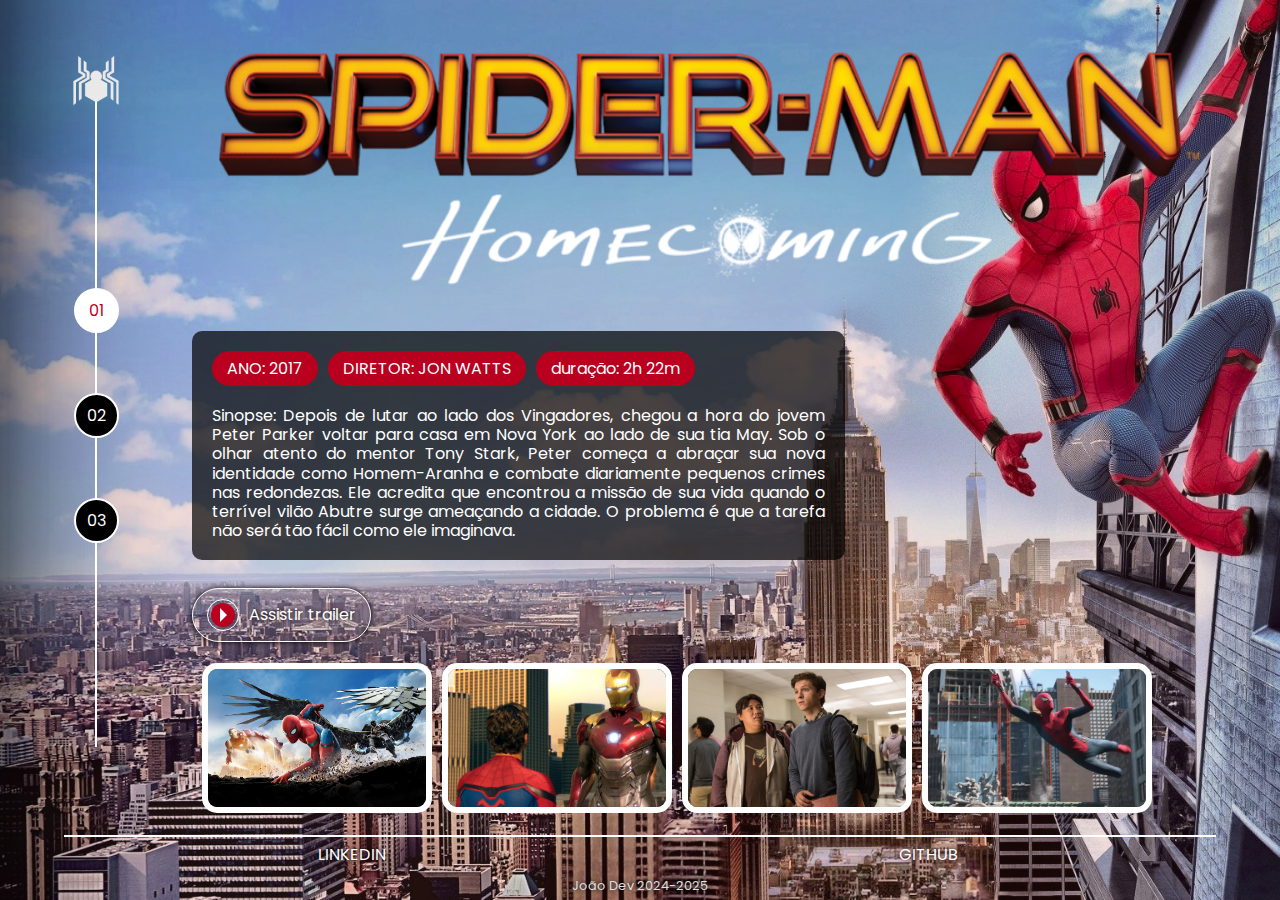
<file: pages/tom-holland/spiderman3-1.html>
<!DOCTYPE html>
<html lang="pt-br">
<head>
    <!-- settings -->
    <meta charset="UTF-8">
    <meta name="viewport" content="width=device-width, initial-scale=1.0">
    <title>Spider-Man | Tom Holland</title>
    <link rel="shortcut icon" href="../../src/assets/favicon/spider.ico" type="image/x-icon">

    <!-- SEO -->
    <meta name="author" content="João Dev">
    <meta name="description" content="Site interativo do Multiverso Spider-Man desenvolvido com HTML, CSS e JavaScript. Explore carrosséis animados, informações sobre cada filme e uma galeria de imagens com Fancybox.">
    <meta name="keywords" content="Spider-Man, multiverso, Tobey Maguire, Andrew Garfield, Tom Holland, Miles Morales, carrossel animado, galeria de imagens, HTML, CSS, JavaScript, Fancybox, site responsivo, animações em CSS">
    <meta name="robots" content="index, follow">

    <!-- protocolo Open Graph -->
    <meta property="og:title" content="Multiverso Spider-Man | Projeto Interativo em HTML, CSS e JavaScript">
    <meta property="og:description" content="Descubra o Multiverso Spider-Man com carrosséis animados, páginas de filmes detalhadas e galeria de imagens em um site totalmente responsivo.">
    <meta property="og:type" content="website">
    <meta property="og:image" content="../../assets/tela.jpg">
    
    <!-- fonts -->
    <link rel="preconnect" href="https://fonts.googleapis.com">
    <link rel="preconnect" href="https://fonts.gstatic.com" crossorigin>
    <link href="https://fonts.googleapis.com/css2?family=Poppins:ital,wght@0,100;0,200;0,300;0,400;0,500;0,600;0,700;0,800;0,900;1,100;1,200;1,300;1,400;1,500;1,600;1,700;1,800;1,900&display=swap" rel="stylesheet">

    <!-- Framework Fancybox -->
    <link rel="stylesheet" href="https://cdn.jsdelivr.net/npm/@fancyapps/ui@4.0/dist/fancybox.css">

    <!-- styles -->
    <link rel="stylesheet" href="../../src/styles/internal.css">
</head>
<body class="s-spiderman-03-01">
    <main>
        <aside class="s-left-column">
            <nav class="navigator">
                <a class="navigator__icon" href="../../index.html">
                    <img src="../../src/assets/icons/spider-tom.png" alt="Icone do spider-man 3">
                </a>
    
                <ul>
                    <li><a href="#" class="active">01</a></li>
                    <li><a href="spiderman3-2.html">02</a></li>
                    <li><a href="spiderman3-3.html">03</a></li>
                </ul>
            </nav>
        </aside>
        
        <section class="s-main-content">
            <div class="s-main-content__top">
                <div class="s-logo">
                    <img src="../../src/assets/spiderman-tom/movie-01/logo.png" alt="Spiderman (2017)" title="Spiderman (2017)">
                </div>

                <div class="s-description">
                    <ul class="pills">
                        <li>Ano: 2017</li>
                        <li>Diretor: Jon Watts</li>
                        <li>Duração: 2h 22m</li>
                    </ul>

                    <div class="s-description__text">
                        <p>
                            <strong>Sinopse:</strong>&nbsp;Depois de lutar ao lado dos Vingadores, chegou a hora do jovem
                            Peter Parker voltar para casa em Nova York ao lado de sua tia May. Sob o olhar atento do mentor
                            Tony Stark, Peter começa a abraçar sua nova identidade como Homem-Aranha e combate diariamente 
                            pequenos crimes nas redondezas. Ele acredita que encontrou a missão de sua vida quando o terrível 
                            vilão Abutre surge ameaçando a cidade. O problema é que a tarefa não será tão fácil como ele
                            imaginava.
                        </p>
                    </div>
                </div>

                <div class="s-link">
                    <a href="https://www.youtube.com/watch?v=2x-2iYxgMFU&ab_channel=SonyPicturesBrasil" class="link-button" target="_blank">
                        <span class="icon">
                            <div class="play-icon">&nbsp;</div>
                        </span>
                        <span class="label">
                            Assistir trailer
                        </span>
                    </a>
                </div>
            </div>

            <div class="s-main-content__bottom">
                <ul class="gallery">
                    <li>
                        <a data-fancybox="gallery" href="../../src/assets/spiderman-tom/movie-01/gallery/image-01.jpg">
                            <img src="../../src/assets/spiderman-tom/movie-01/gallery/image-01.jpg" alt="">
                        </a>
                    </li>
                    <li>
                        <a data-fancybox="gallery" href="../../src/assets/spiderman-tom/movie-01/gallery/image-02-full.png">
                            <img src="../../src/assets/spiderman-tom/movie-01/gallery/image-02.png" alt="">
                        </a>
                    </li>
                    <li>
                        <a data-fancybox="gallery" href="../../src/assets/spiderman-tom/movie-01/gallery/image-03-full.png">
                            <img src="../../src/assets/spiderman-tom/movie-01/gallery/image-03.png" alt="">
                        </a>
                    </li>
                    <li>
                        <a data-fancybox="gallery" href="../../src/assets/spiderman-tom/movie-01/gallery/image-04-full.png">
                            <img src="../../src/assets/spiderman-tom/movie-01/gallery/image-04.png" alt="">
                        </a>
                    </li>
                </ul>
            </div>
        </section>
    </main>

    <footer>
        <hr>
        <a href="https://www.linkedin.com/in/joaosouza-dev/" target="_blank">linkedin</a>
        <a href="https://github.com/Dev-JoaoSouza/" target="_blank">github</a>
        <p>João Dev 2024-2025</p>
    </footer>

    <script src="https://cdn.jsdelivr.net/npm/@fancyapps/ui@4.0/dist/fancybox.umd.js" defer></script>
</body>
</html>
</file>
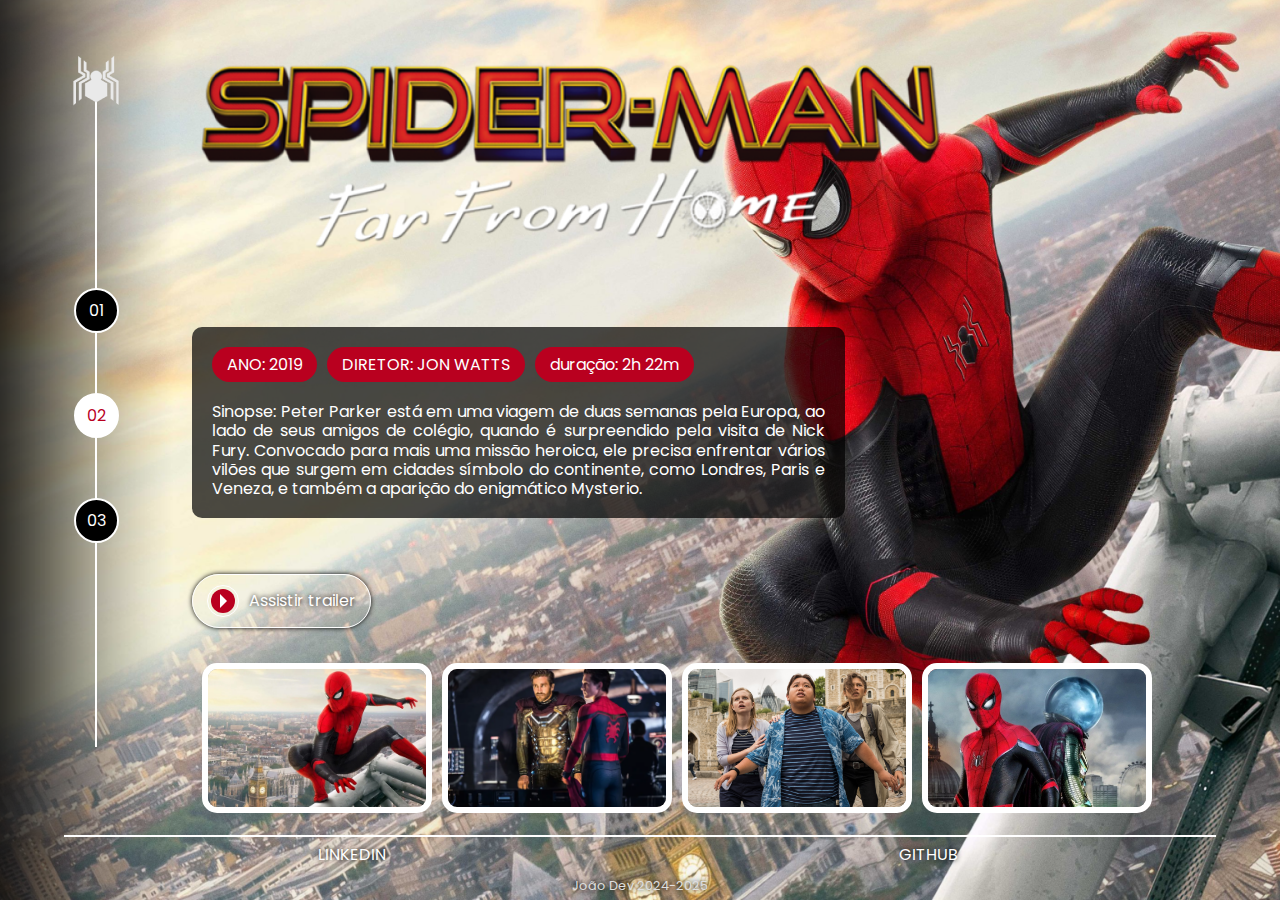
<file: pages/tom-holland/spiderman3-2.html>
<!DOCTYPE html>
<html lang="pt-br">
<head>
    <!-- settings -->
    <meta charset="UTF-8">
    <meta name="viewport" content="width=device-width, initial-scale=1.0">
    <title>Spider-Man | Tom Holland</title>
    <link rel="shortcut icon" href="../../src/assets/favicon/spider.ico" type="image/x-icon">

    <!-- SEO -->
    <meta name="author" content="João Dev">
    <meta name="description" content="Site interativo do Multiverso Spider-Man desenvolvido com HTML, CSS e JavaScript. Explore carrosséis animados, informações sobre cada filme e uma galeria de imagens com Fancybox.">
    <meta name="keywords" content="Spider-Man, multiverso, Tobey Maguire, Andrew Garfield, Tom Holland, Miles Morales, carrossel animado, galeria de imagens, HTML, CSS, JavaScript, Fancybox, site responsivo, animações em CSS">
    <meta name="robots" content="index, follow">

    <!-- protocolo Open Graph -->
    <meta property="og:title" content="Multiverso Spider-Man | Projeto Interativo em HTML, CSS e JavaScript">
    <meta property="og:description" content="Descubra o Multiverso Spider-Man com carrosséis animados, páginas de filmes detalhadas e galeria de imagens em um site totalmente responsivo.">
    <meta property="og:type" content="website">
    <meta property="og:image" content="../../assets/tela.jpg">
    
    <!-- fonts -->
    <link rel="preconnect" href="https://fonts.googleapis.com">
    <link rel="preconnect" href="https://fonts.gstatic.com" crossorigin>
    <link href="https://fonts.googleapis.com/css2?family=Poppins:ital,wght@0,100;0,200;0,300;0,400;0,500;0,600;0,700;0,800;0,900;1,100;1,200;1,300;1,400;1,500;1,600;1,700;1,800;1,900&display=swap" rel="stylesheet">

    <!-- Framework Fancybox -->
    <link rel="stylesheet" href="https://cdn.jsdelivr.net/npm/@fancyapps/ui@4.0/dist/fancybox.css">

    <!-- styles -->
    <link rel="stylesheet" href="../../src/styles/internal.css">
</head>
<body class="s-spiderman-03-02">
    <main>
        <aside class="s-left-column">
            <nav class="navigator">
                <a class="navigator__icon" href="../../index.html">
                    <img src="../../src/assets/icons/spider-tom.png" alt="Icone do spider-man 3">
                </a>
    
                <ul>
                    <li><a href="spiderman3-1.html">01</a></li>
                    <li><a href="#" class="active">02</a></li>
                    <li><a href="spiderman3-3.html">03</a></li>
                </ul>
            </nav>
        </aside>
        
        <section class="s-main-content">
            <div class="s-main-content__top">
                <div class="s-logo">
                    <img src="../../src/assets/spiderman-tom/movie-02/logo.png" alt="Spiderman (2019)" title="Spiderman (2019)" style="width: 70%;">
                </div>

                <div class="s-description">
                    <ul class="pills">
                        <li>Ano: 2019</li>
                        <li>Diretor: Jon Watts</li>
                        <li>Duração: 2h 22m</li>
                    </ul>

                    <div class="s-description__text">
                        <p>
                            <strong>Sinopse:</strong>&nbsp;Peter Parker está em uma viagem de duas semanas pela Europa, 
                            ao lado de seus amigos de colégio, quando é surpreendido pela visita de Nick Fury. Convocado 
                            para mais uma missão heroica, ele precisa enfrentar vários vilões que surgem em cidades 
                            símbolo do continente, como Londres, Paris e Veneza, e também a aparição do enigmático Mysterio.
                        </p>
                    </div>
                </div>

                <div class="s-link">
                    <a href="https://www.youtube.com/watch?v=inFIHmGshgk&ab_channel=SonyPicturesFr" class="link-button" target="_blank">
                        <span class="icon">
                            <div class="play-icon">&nbsp;</div>
                        </span>
                        <span class="label">
                            Assistir trailer
                        </span>
                    </a>
                </div>
            </div>

            <div class="s-main-content__bottom">
                <ul class="gallery">
                    <li>
                        <a data-fancybox="gallery" href="../../src/assets/spiderman-tom/movie-02/gallery/image-01.webp">
                            <img src="../../src/assets/spiderman-tom/movie-02/gallery/image-01.webp" alt="">
                        </a>
                    </li>
                    <li>
                        <a data-fancybox="gallery" href="../../src/assets/spiderman-tom/movie-02/gallery/image-02.webp">
                            <img src="../../src/assets/spiderman-tom/movie-02/gallery/image-02.webp" alt="">
                        </a>
                    </li>
                    <li>
                        <a data-fancybox="gallery" href="../../src/assets/spiderman-tom/movie-02/gallery/image-03.jpg">
                            <img src="../../src/assets/spiderman-tom/movie-02/gallery/image-03.jpg" alt="">
                        </a>
                    </li>
                    <li>
                        <a data-fancybox="gallery" href="../../src/assets/spiderman-tom/movie-02/gallery/image-04.jpg">
                            <img src="../../src/assets/spiderman-tom/movie-02/gallery/image-04.jpg" alt="">
                        </a>
                    </li>
                </ul>
            </div>
        </section>
    </main>

    <footer>
        <hr>
        <a href="https://www.linkedin.com/in/joaosouza-dev/" target="_blank">linkedin</a>
        <a href="https://github.com/Dev-JoaoSouza/" target="_blank">github</a>
        <p>João Dev 2024-2025</p>
    </footer>

    <script src="https://cdn.jsdelivr.net/npm/@fancyapps/ui@4.0/dist/fancybox.umd.js" defer></script>
</body>
</html>
</file>
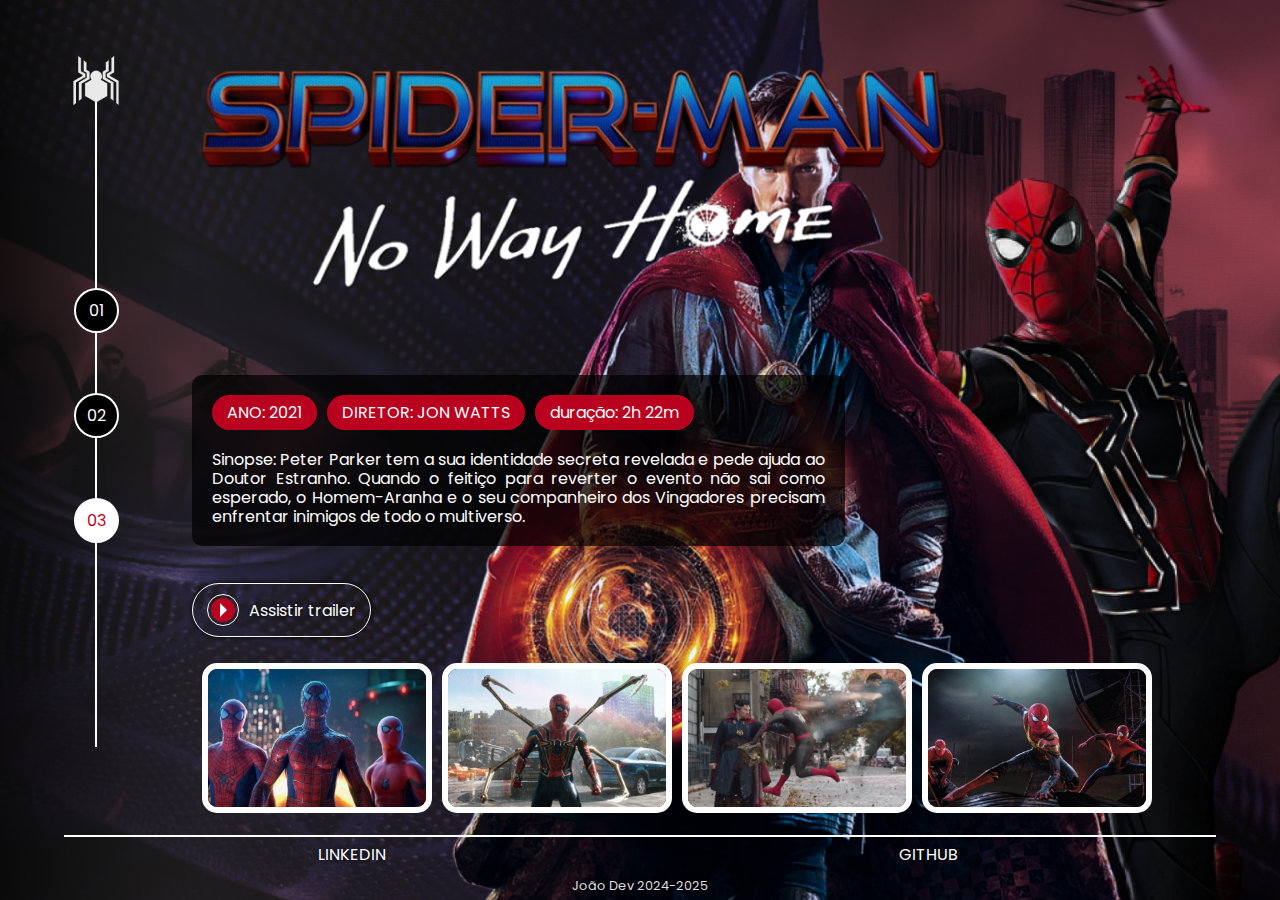
<file: pages/tom-holland/spiderman3-3.html>
<!DOCTYPE html>
<html lang="pt-br">
<head>
    <!-- settings -->
    <meta charset="UTF-8">
    <meta name="viewport" content="width=device-width, initial-scale=1.0">
    <title>Spider-Man | Tom Holland</title>
    <link rel="shortcut icon" href="../../src/assets/favicon/spider.ico" type="image/x-icon">

    <!-- SEO -->
    <meta name="author" content="João Dev">
    <meta name="description" content="Site interativo do Multiverso Spider-Man desenvolvido com HTML, CSS e JavaScript. Explore carrosséis animados, informações sobre cada filme e uma galeria de imagens com Fancybox.">
    <meta name="keywords" content="Spider-Man, multiverso, Tobey Maguire, Andrew Garfield, Tom Holland, Miles Morales, carrossel animado, galeria de imagens, HTML, CSS, JavaScript, Fancybox, site responsivo, animações em CSS">
    <meta name="robots" content="index, follow">

    <!-- protocolo Open Graph -->
    <meta property="og:title" content="Multiverso Spider-Man | Projeto Interativo em HTML, CSS e JavaScript">
    <meta property="og:description" content="Descubra o Multiverso Spider-Man com carrosséis animados, páginas de filmes detalhadas e galeria de imagens em um site totalmente responsivo.">
    <meta property="og:type" content="website">
    <meta property="og:image" content="../../assets/tela.jpg">
    
    <!-- fonts -->
    <link rel="preconnect" href="https://fonts.googleapis.com">
    <link rel="preconnect" href="https://fonts.gstatic.com" crossorigin>
    <link href="https://fonts.googleapis.com/css2?family=Poppins:ital,wght@0,100;0,200;0,300;0,400;0,500;0,600;0,700;0,800;0,900;1,100;1,200;1,300;1,400;1,500;1,600;1,700;1,800;1,900&display=swap" rel="stylesheet">

    <!-- Framework Fancybox -->
    <link rel="stylesheet" href="https://cdn.jsdelivr.net/npm/@fancyapps/ui@4.0/dist/fancybox.css">

    <!-- styles -->
    <link rel="stylesheet" href="../../src/styles/internal.css">
</head>
<body class="s-spiderman-03-03">
    <main>
        <aside class="s-left-column">
            <nav class="navigator">
                <a class="navigator__icon" href="../../index.html">
                    <img src="../../src/assets/icons/spider-tom.png" alt="Icone do spider-man 1">
                </a>
    
                <ul>
                    <li><a href="spiderman3-1.html">01</a></li>
                    <li><a href="spiderman3-2.html">02</a></li>
                    <li><a href="#" class="active">03</a></li>
                </ul>
            </nav>
        </aside>
        
        <section class="s-main-content">
            <div class="s-main-content__top">
                <div class="s-logo">
                    <img src="../../src/assets/spiderman-tom/movie-03/logo.png" alt="Spiderman (2021)" title="Spiderman (2021)" style="width: 70%;">
                </div>

                <div class="s-description">
                    <ul class="pills">
                        <li>Ano: 2021</li>
                        <li>Diretor: Jon Watts</li>
                        <li>Duração: 2h 22m</li>
                    </ul>

                    <div class="s-description__text">
                        <p>
                            <strong>Sinopse:</strong>&nbsp;Peter Parker tem a sua identidade secreta revelada e pede
                            ajuda ao Doutor Estranho. Quando o feitiço para reverter o evento não sai como esperado,
                            o Homem-Aranha e o seu companheiro dos Vingadores precisam enfrentar inimigos de todo o
                            multiverso.
                        </p>
                    </div>
                </div>

                <div class="s-link">
                    <a href="https://www.youtube.com/watch?v=bHzGeci_8wc&ab_channel=MarvelBrasil" class="link-button" target="_blank">
                        <span class="icon">
                            <div class="play-icon">&nbsp;</div>
                        </span>
                        <span class="label">
                            Assistir trailer
                        </span>
                    </a>
                </div>
            </div>

            <div class="s-main-content__bottom">
                <ul class="gallery">
                    <li>
                        <a data-fancybox="gallery" href="../../src/assets/spiderman-tom/movie-03/gallery/image-01.jpg">
                            <img src="../../src/assets/spiderman-tom/movie-03/gallery/image-01.jpg" alt="">
                        </a>
                    </li>
                    <li>
                        <a data-fancybox="gallery" href="../../src/assets/spiderman-tom/movie-03/gallery/image-02.jpg">
                            <img src="../../src/assets/spiderman-tom/movie-03/gallery/image-02.jpg" alt="">
                        </a>
                    </li>
                    <li>
                        <a data-fancybox="gallery" href="../../src/assets/spiderman-tom/movie-03/gallery/image-03.webp">
                            <img src="../../src/assets/spiderman-tom/movie-03/gallery/image-03.webp" alt="">
                        </a>
                    </li>
                    <li>
                        <a data-fancybox="gallery" href="../../src/assets/spiderman-tom/movie-03/gallery/image-04.jpg">
                            <img src="../../src/assets/spiderman-tom/movie-03/gallery/image-04.jpg" alt="">
                        </a>
                    </li>
                </ul>
            </div>
        </section>
    </main>

    <footer>
        <hr>
        <a href="https://www.linkedin.com/in/joaosouza-dev/" target="_blank">linkedin</a>
        <a href="https://github.com/Dev-JoaoSouza/" target="_blank">github</a>
        <p>João Dev 2024-2025</p>
    </footer>

    <script src="https://cdn.jsdelivr.net/npm/@fancyapps/ui@4.0/dist/fancybox.umd.js" defer></script>
</body>
</html>
</file>
<file: src/styles/internal.css>
@import url('reset.css');
@import url('global.css');
@import url('footer.css');
@import url('components/navigator.css');
@import url('components/pills.css');
@import url('components/link-button.css');
@import url('components/gallery.css');

main {
    width: 100%;
    display: flex;
    flex-grow: 1;
}

main .s-left-column {
    width: 15%;
    display: flex;
    align-items: center;
    justify-content: center;
}

main .s-main-content {
    width: 85%;
    display: flex;
    flex-direction: column;
    align-items: center;
    justify-content: center;
}

main .s-main-content__top {
    width: 100%;
    flex-grow: 1;
    display: flex;
    flex-direction: column;
    justify-content: space-around;
}

main .s-main-content__top .s-logo img {
    width: 95%;
    margin: 15px 0px 10px;
}

main .s-main-content__top .s-description {
    background-color: rgba(0, 0, 0, .7);
    max-width: 95%;
    padding: 20px;
    border-radius: 10px;
    display: flex;
    flex-direction: column;
    gap: 20px;
    margin-bottom: 5px;
}

main .s-main-content__top .s-description .s-description__text p {
    color: var(--secundary-color);
    line-height: 120%;
    text-align: justify;
}

main .s-main-content__top .s-link {
    width: fit-content;
}

.s-main-content .s-main-content__bottom {
    width: 100%;
}

.s-spiderman-01-01 {
    background-image: url('../assets/spiderman-tobey/movie-01/background.png');
    background-size: cover;
    background-position: center;
}

.s-spiderman-01-02 {
    background-image: url('../assets/spiderman-tobey/movie-02/background.png');
    background-size: cover;
    background-position: center;
}

.s-spiderman-01-03 {
    background-image: url('../assets/spiderman-tobey/movie-03/background.png');
    background-size: cover;
    background-position: center;
}

.s-spiderman-02-01 {
    background-image: url('../assets/spiderman-andrew/movie-01/background.png');
    background-size: cover;
    background-position: center;
}

.s-spiderman-02-02 {
    background-image: url('../assets/spiderman-andrew/movie-02/background.png');
    background-size: cover;
    background-position: center;
}

.s-spiderman-03-01 {
    background-image: url('../assets/spiderman-tom/movie-01/background.png');
    background-size: cover;
    background-position: center;
}

.s-spiderman-03-02 {
    background-image: url('../assets/spiderman-tom//movie-02/background.png');
    background-size: cover;
    background-position: center;
}

.s-spiderman-03-03 {
    background-image: url('../assets/spiderman-tom/movie-03/background.png');
    background-size: cover;
    background-position: center;
}

.s-spiderman-04-01 {
    background-image: url('../assets/spiderman-miles/movie-01/background.png');
    background-size: cover;
    background-position: center;
}

.s-spiderman-04-02 {
    background-image: url('../assets/spiderman-miles/movie-02/background.png');
    background-size: cover;
    background-position: center;
}

footer {
    margin: 5px auto 0px;
}

@media screen and (min-width: 730px) {
    main .s-main-content__top .s-description {
        max-width: 60%;
    }
}
</file>
